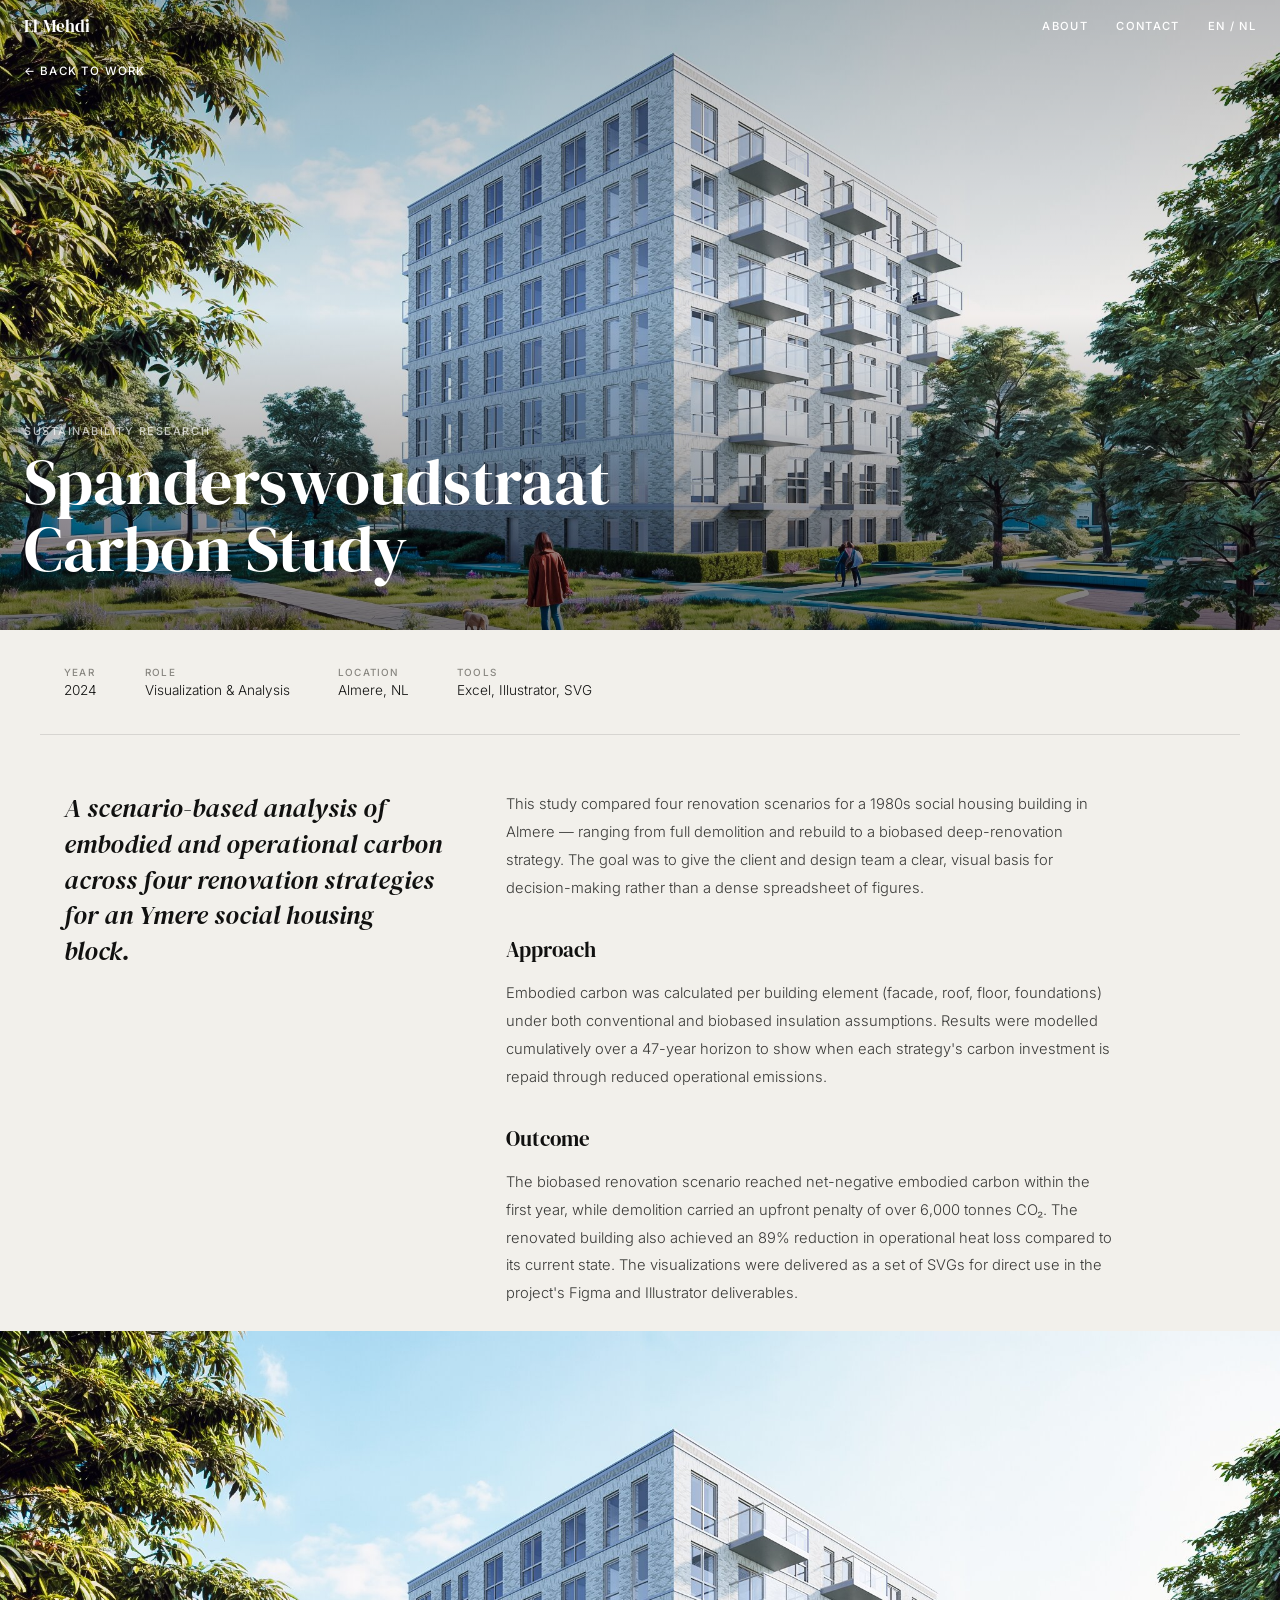
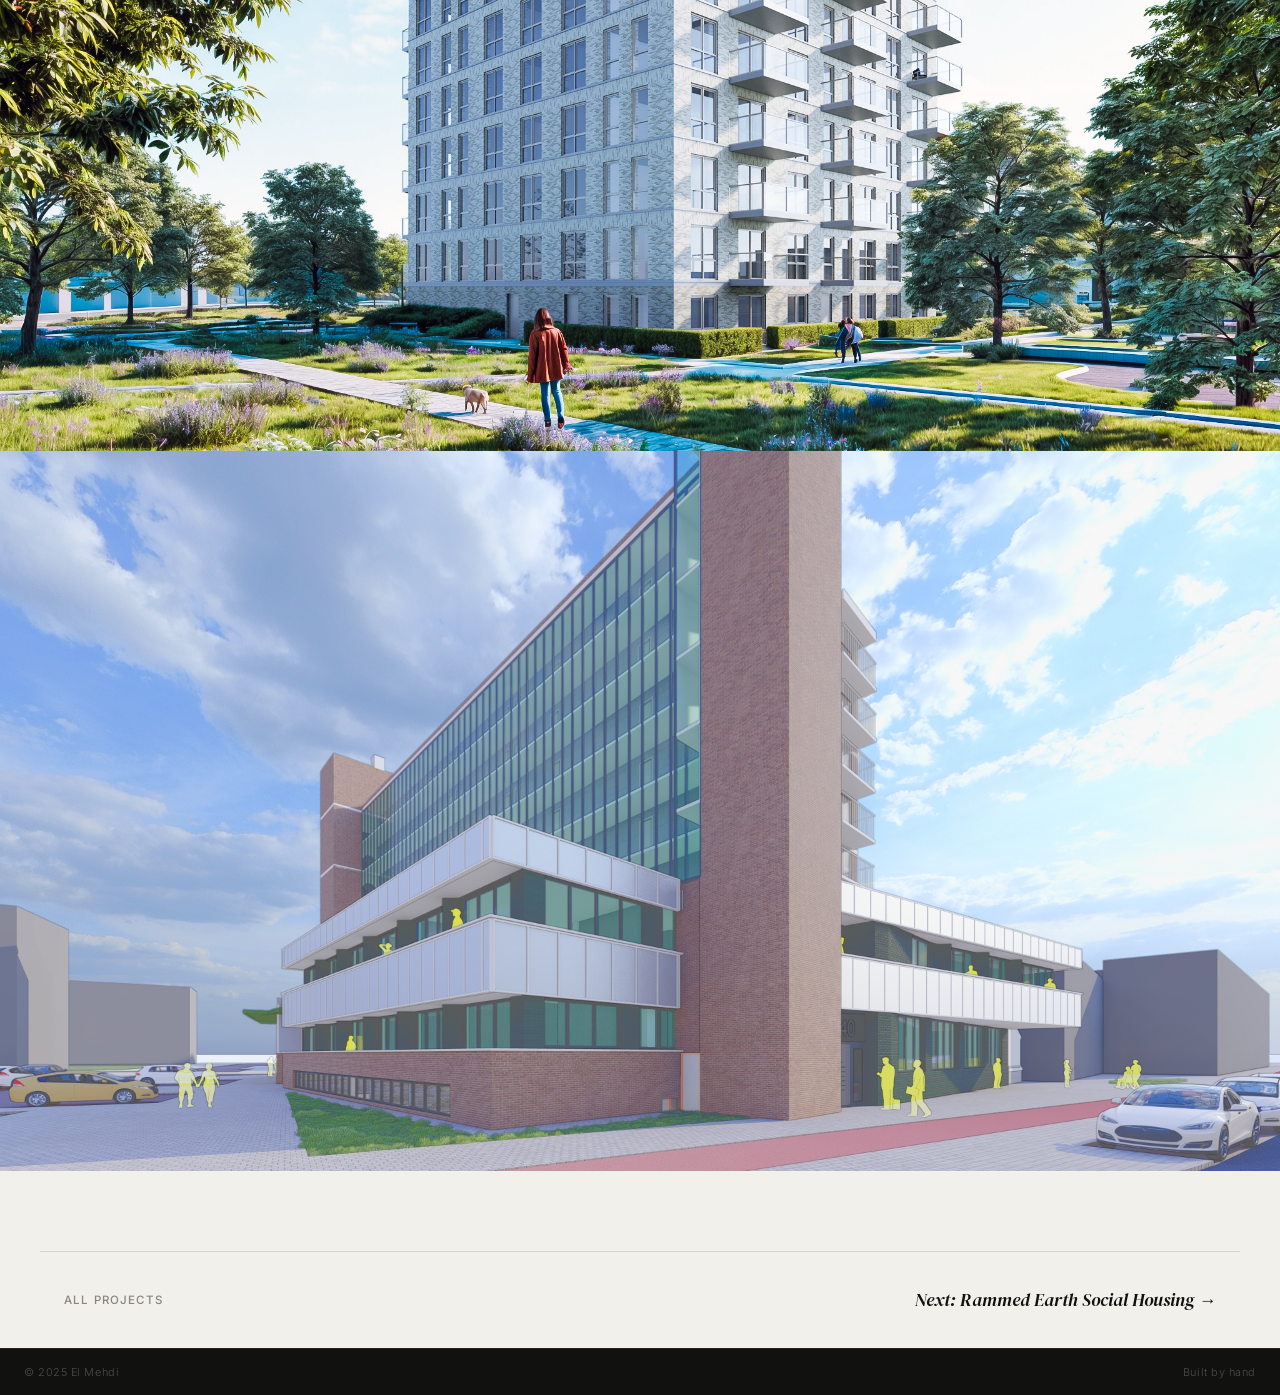
<file: projects/project-carbon.html>
<!DOCTYPE html>
<html lang="en">
<head>
  <meta charset="UTF-8" />
  <meta name="viewport" content="width=device-width, initial-scale=1.0" />
  <title>Spanderswoudstraat Carbon Study — El Mehdi</title>
  <link rel="preconnect" href="https://fonts.googleapis.com" />
  <link rel="preconnect" href="https://fonts.gstatic.com" crossorigin />
  <link href="https://fonts.googleapis.com/css2?family=DM+Serif+Display:ital@0;1&family=Inter:wght@300;400;500&display=swap" rel="stylesheet" />
  <link rel="stylesheet" href="../style.css" />
</head>
<body>

  <nav id="nav" class="scrolled">
    <a href="../index.html" class="nav-logo">El Mehdi</a>
    <div class="nav-right">
      <a href="../index.html#about">About</a>
      <a href="../index.html#contact">Contact</a>
      <span class="nav-lang">EN / NL</span>
    </div>
  </nav>

  <header class="proj-hero">
    <img src="../images/project-1.jpg" alt="Spanderswoudstraat Carbon Study" />
    <div class="proj-hero-overlay">
      <a href="../index.html#work" class="proj-back">← Back to work</a>
      <span class="proj-hero-cat">Sustainability Research</span>
      <h1 class="proj-hero-title">Spanderswoudstraat Carbon Study</h1>
    </div>
  </header>

  <div class="proj-meta-bar">
    <div class="proj-meta-item">
      <span class="proj-meta-label">Year</span>
      <span class="proj-meta-value">2024</span>
    </div>
    <div class="proj-meta-item">
      <span class="proj-meta-label">Role</span>
      <span class="proj-meta-value">Visualization & Analysis</span>
    </div>
    <div class="proj-meta-item">
      <span class="proj-meta-label">Location</span>
      <span class="proj-meta-value">Almere, NL</span>
    </div>
    <div class="proj-meta-item">
      <span class="proj-meta-label">Tools</span>
      <span class="proj-meta-value">Excel, Illustrator, SVG</span>
    </div>
  </div>

  <main class="proj-body">
    <p class="proj-intro">A scenario-based analysis of embodied and operational carbon across four renovation strategies for an Ymere social housing block.</p>
    <div class="proj-text">
      
        <p>This study compared four renovation scenarios for a 1980s social housing
        building in Almere — ranging from full demolition and rebuild to a
        biobased deep-renovation strategy. The goal was to give the client and
        design team a clear, visual basis for decision-making rather than a
        dense spreadsheet of figures.</p>
        <h3>Approach</h3>
        <p>Embodied carbon was calculated per building element (facade, roof,
        floor, foundations) under both conventional and biobased insulation
        assumptions. Results were modelled cumulatively over a 47-year horizon
        to show when each strategy's carbon investment is repaid through
        reduced operational emissions.</p>
        <h3>Outcome</h3>
        <p>The biobased renovation scenario reached net-negative embodied carbon
        within the first year, while demolition carried an upfront penalty of
        over 6,000 tonnes CO₂. The renovated building also achieved an 89%
        reduction in operational heat loss compared to its current state.
        The visualizations were delivered as a set of SVGs for direct use in
        the project's Figma and Illustrator deliverables.</p>
        
    </div>
  </main>

  <div class="proj-gallery">
    <img src="../images/project-1.jpg" alt="" />
    <img src="../images/project-2.jpg" alt="" />
  </div>

  <div class="proj-nav">
    <a href="../index.html#work">All projects</a>
    <a href="project-earth.html" class="next">Next: Rammed Earth Social Housing →</a>
  </div>

  <footer>
    <span>© 2025 El Mehdi</span>
    <span>Built by hand</span>
  </footer>

  <script src="../script.js"></script>
</body>
</html>
</file>
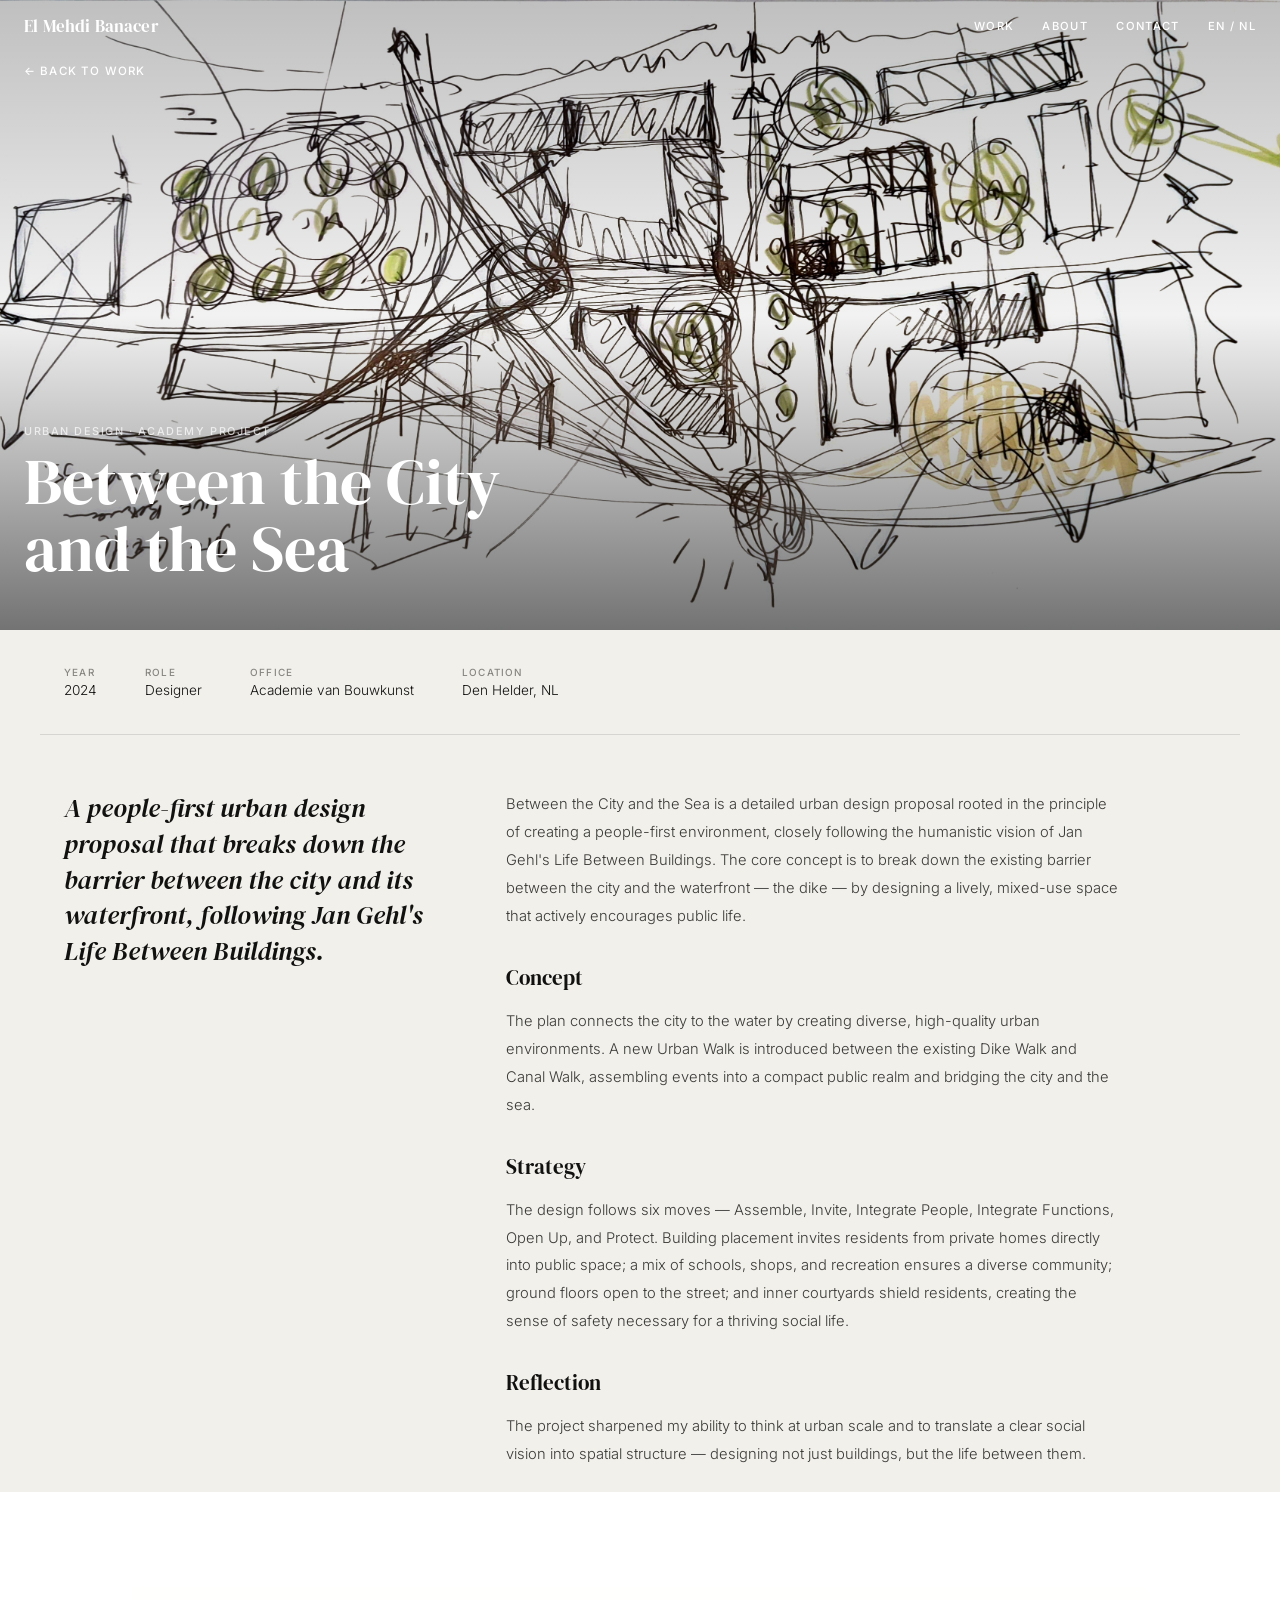
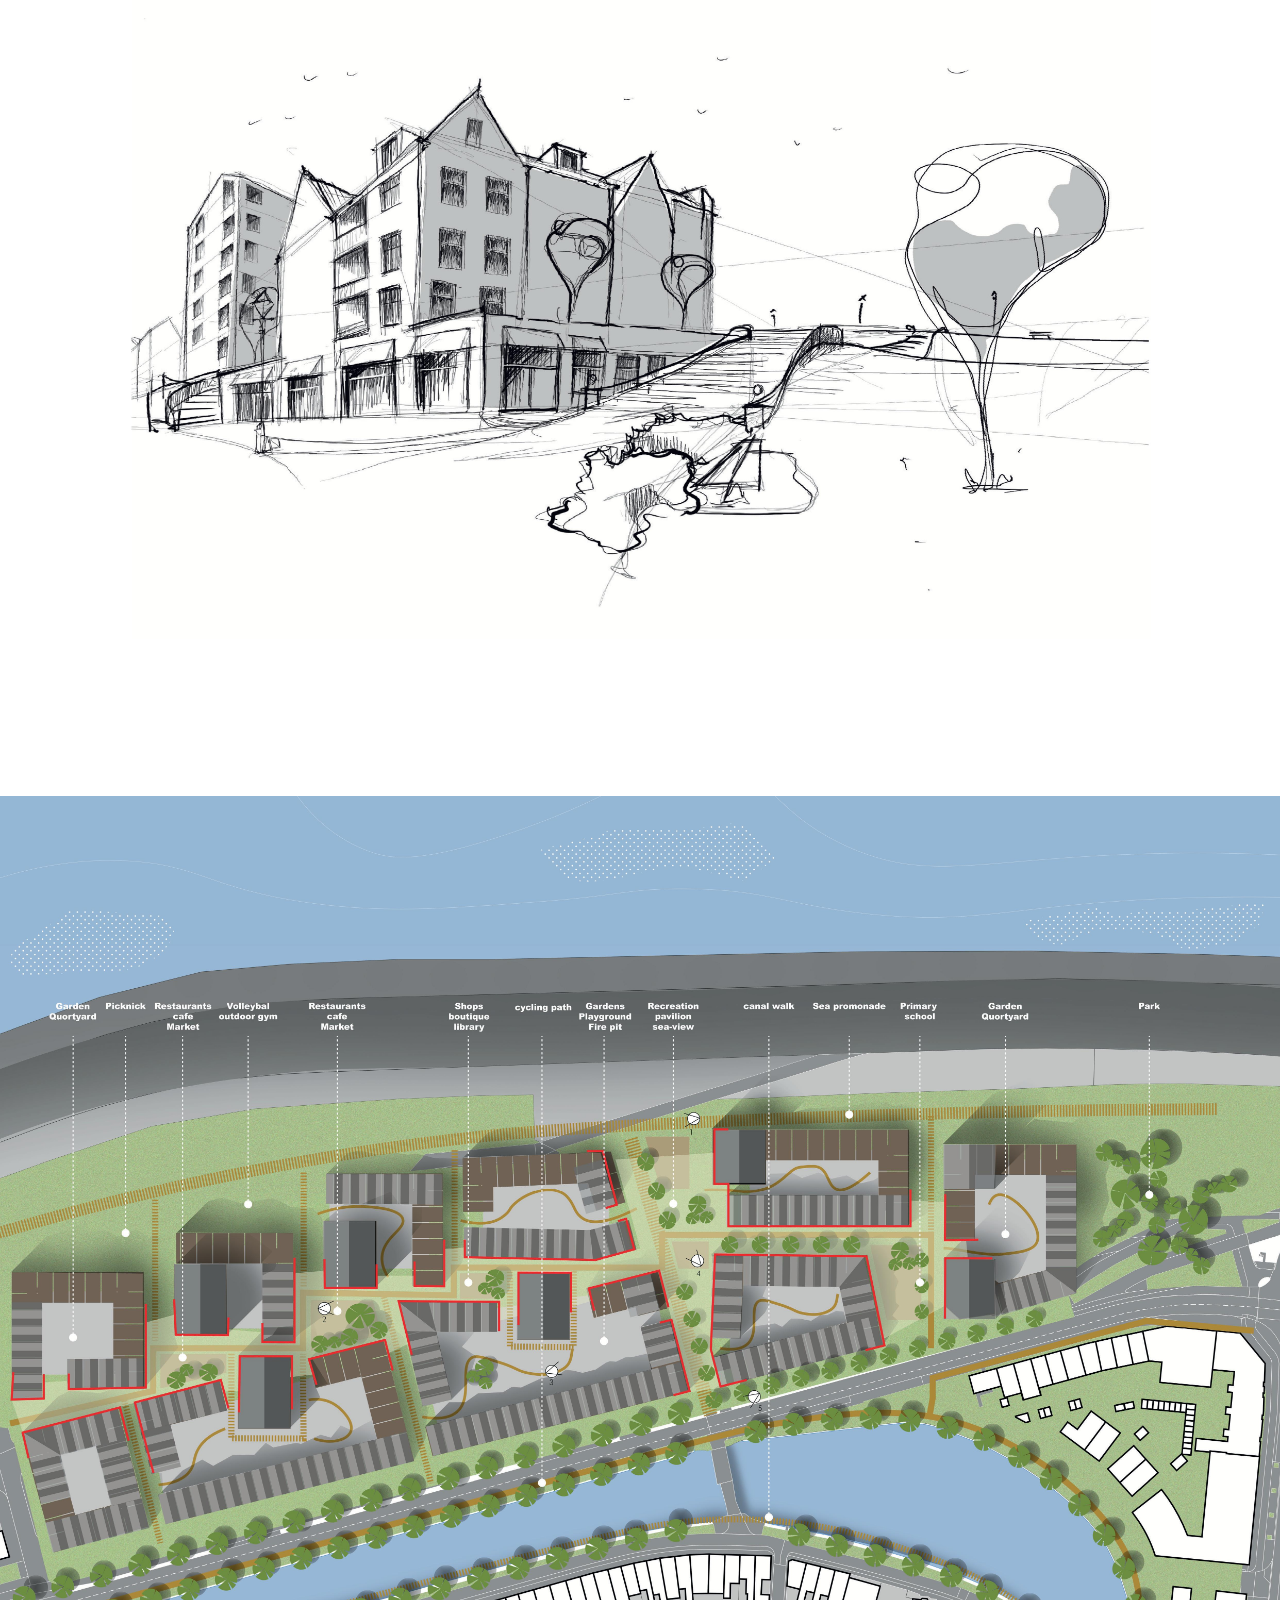
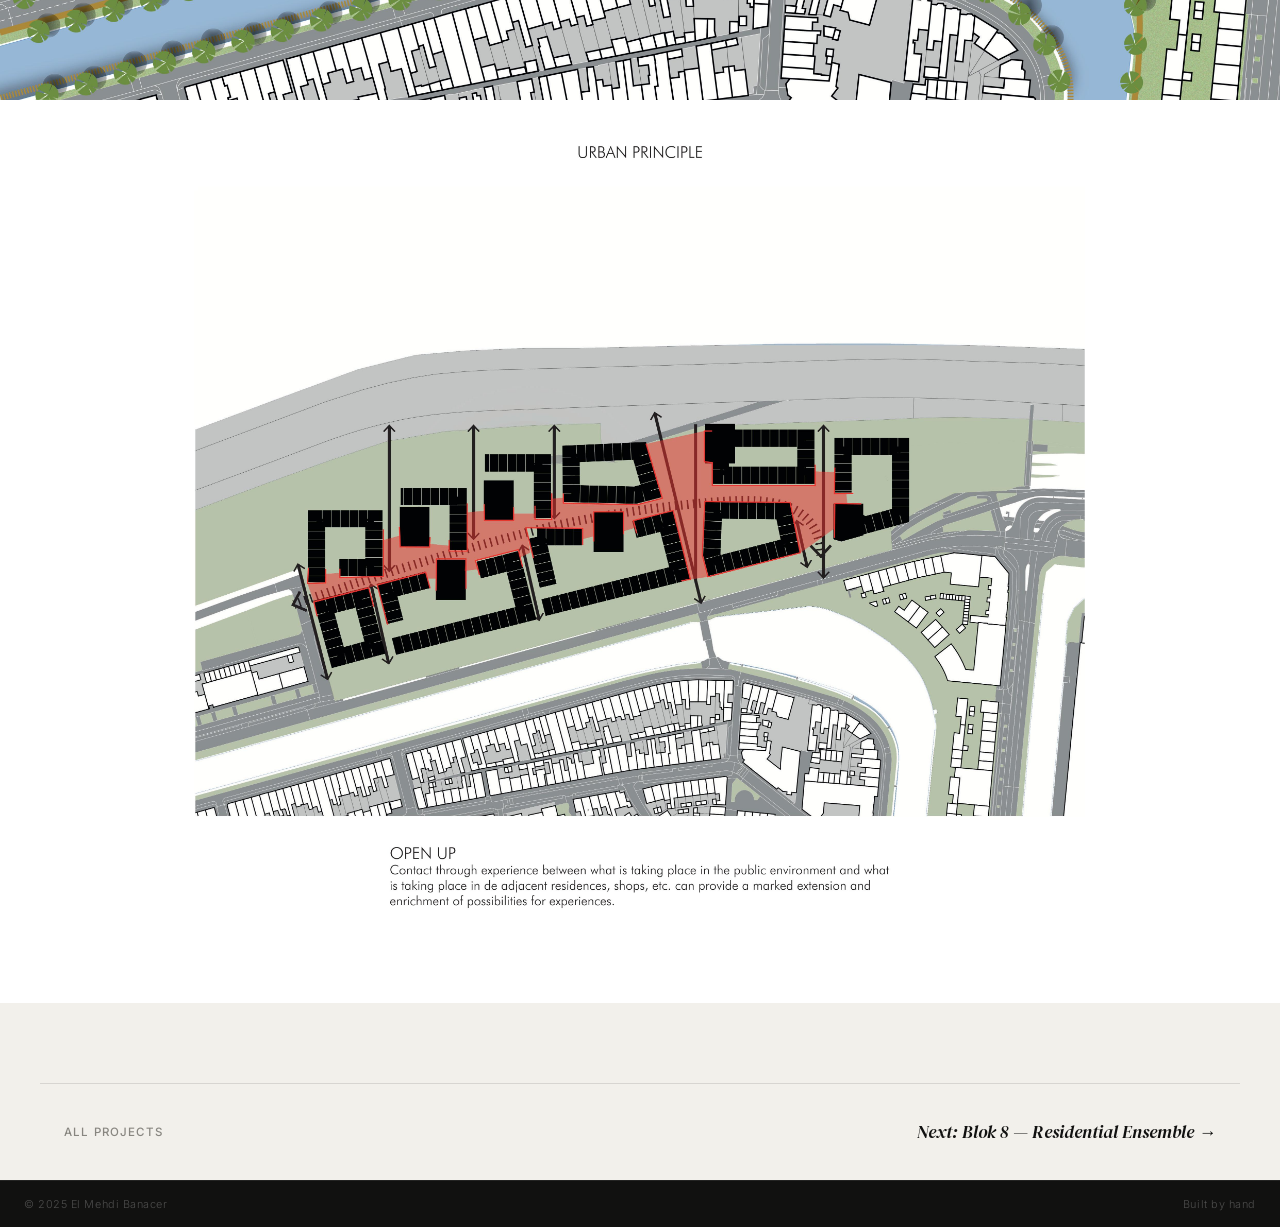
<file: projects/project-citysea.html>
<!DOCTYPE html>
<html lang="en">
<head>
  <meta charset="UTF-8" />
  <meta name="viewport" content="width=device-width, initial-scale=1.0" />
  <title>Between the City and the Sea — El Mehdi Banacer</title>
  <link rel="preconnect" href="https://fonts.googleapis.com" />
  <link rel="preconnect" href="https://fonts.gstatic.com" crossorigin />
  <link href="https://fonts.googleapis.com/css2?family=DM+Serif+Display:ital@0;1&family=Inter:wght@300;400;500&display=swap" rel="stylesheet" />
  <link rel="stylesheet" href="../style.css" />
</head>
<body>

  <nav id="nav" class="scrolled">
    <a href="../index.html" class="nav-logo">El Mehdi Banacer</a>
    <div class="nav-right">
      <a href="../index.html#work">Work</a>
      <a href="../index.html#about">About</a>
      <a href="../index.html#contact">Contact</a>
      <span class="nav-lang">EN / NL</span>
    </div>
  </nav>

  <header class="proj-hero">
    <img src="../images/project-3hero.jpg" alt="Between the City and the Sea" onerror="this.src='../images/project-3.jpg'" />
    <div class="proj-hero-overlay">
      <a href="../index.html#work" class="proj-back">← Back to work</a>
      <span class="proj-hero-cat">Urban Design · Academy Project</span>
      <h1 class="proj-hero-title">Between the City and the Sea</h1>
    </div>
  </header>

  <div class="proj-meta-bar">
    <div class="proj-meta-item">
      <span class="proj-meta-label">Year</span>
      <span class="proj-meta-value">2024</span>
    </div>
    <div class="proj-meta-item">
      <span class="proj-meta-label">Role</span>
      <span class="proj-meta-value">Designer</span>
    </div>
    <div class="proj-meta-item">
      <span class="proj-meta-label">Office</span>
      <span class="proj-meta-value">Academie van Bouwkunst</span>
    </div>
    <div class="proj-meta-item">
      <span class="proj-meta-label">Location</span>
      <span class="proj-meta-value">Den Helder, NL</span>
    </div>
  </div>

  <main class="proj-body">
    <p class="proj-intro">A people-first urban design proposal that breaks down the barrier between the city and its waterfront, following Jan Gehl's Life Between Buildings.</p>
    <div class="proj-text">
      
        <p>Between the City and the Sea is a detailed urban design proposal
        rooted in the principle of creating a people-first environment, closely
        following the humanistic vision of Jan Gehl's Life Between Buildings.
        The core concept is to break down the existing barrier between the city
        and the waterfront — the dike — by designing a lively, mixed-use space
        that actively encourages public life.</p>
        <h3>Concept</h3>
        <p>The plan connects the city to the water by creating diverse,
        high-quality urban environments. A new Urban Walk is introduced between
        the existing Dike Walk and Canal Walk, assembling events into a compact
        public realm and bridging the city and the sea.</p>
        <h3>Strategy</h3>
        <p>The design follows six moves — Assemble, Invite, Integrate People,
        Integrate Functions, Open Up, and Protect. Building placement invites
        residents from private homes directly into public space; a mix of
        schools, shops, and recreation ensures a diverse community; ground
        floors open to the street; and inner courtyards shield residents,
        creating the sense of safety necessary for a thriving social life.</p>
        <h3>Reflection</h3>
        <p>The project sharpened my ability to think at urban scale and to
        translate a clear social vision into spatial structure — designing not
        just buildings, but the life between them.</p>
        
    </div>
  </main>

  <div class="proj-gallery">
    <img class="full" src="../images/project-3a.jpg" alt="" onerror="this.style.display='none'" />
    <img class="half" src="../images/project-3b.jpg" alt="" onerror="this.style.display='none'" />
    <img class="half" src="../images/project-3c.jpg" alt="" onerror="this.style.display='none'" />
  </div>

  <div class="proj-nav">
    <a href="../index.html#work">All projects</a>
    <a href="project-blok8.html" class="next">Next: Blok 8 — Residential Ensemble →</a>
  </div>

  <footer>
    <span>© 2025 El Mehdi Banacer</span>
    <span>Built by hand</span>
  </footer>

  <script src="../script.js"></script>
</body>
</html>
</file>
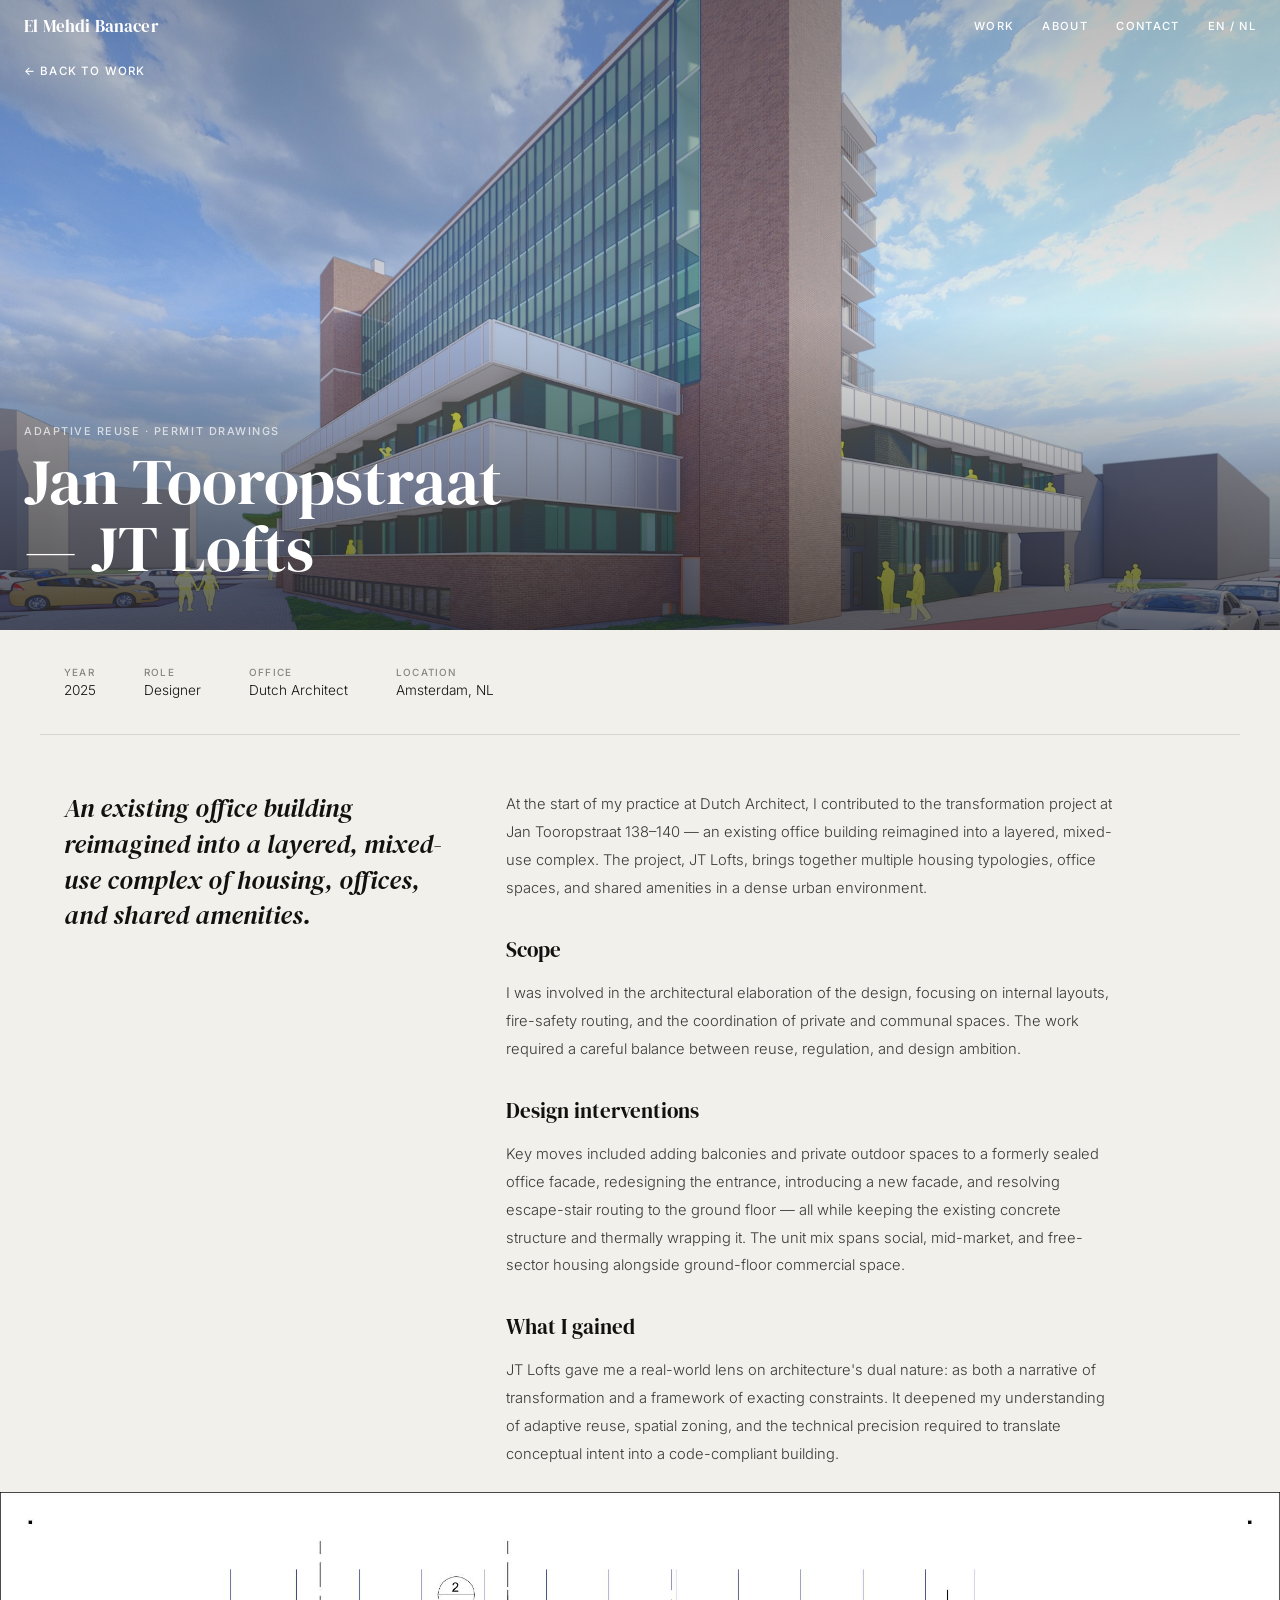
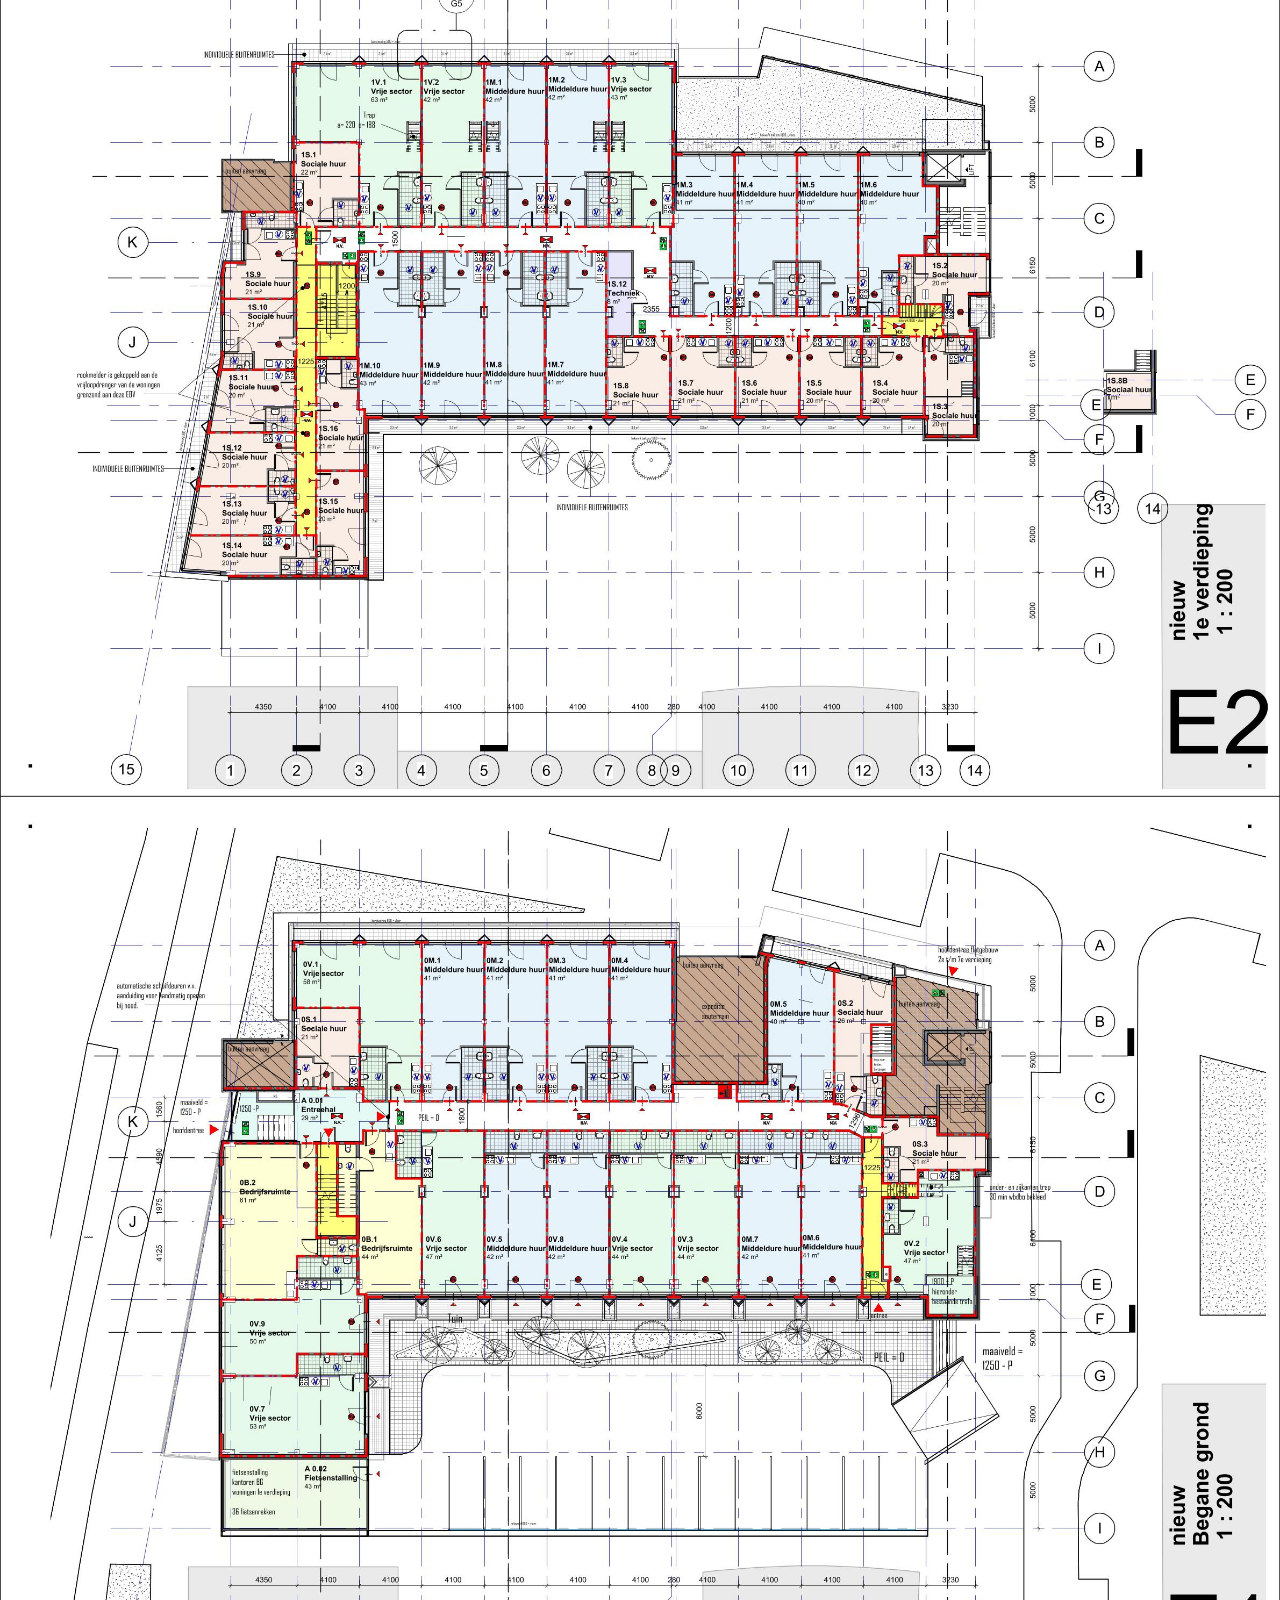
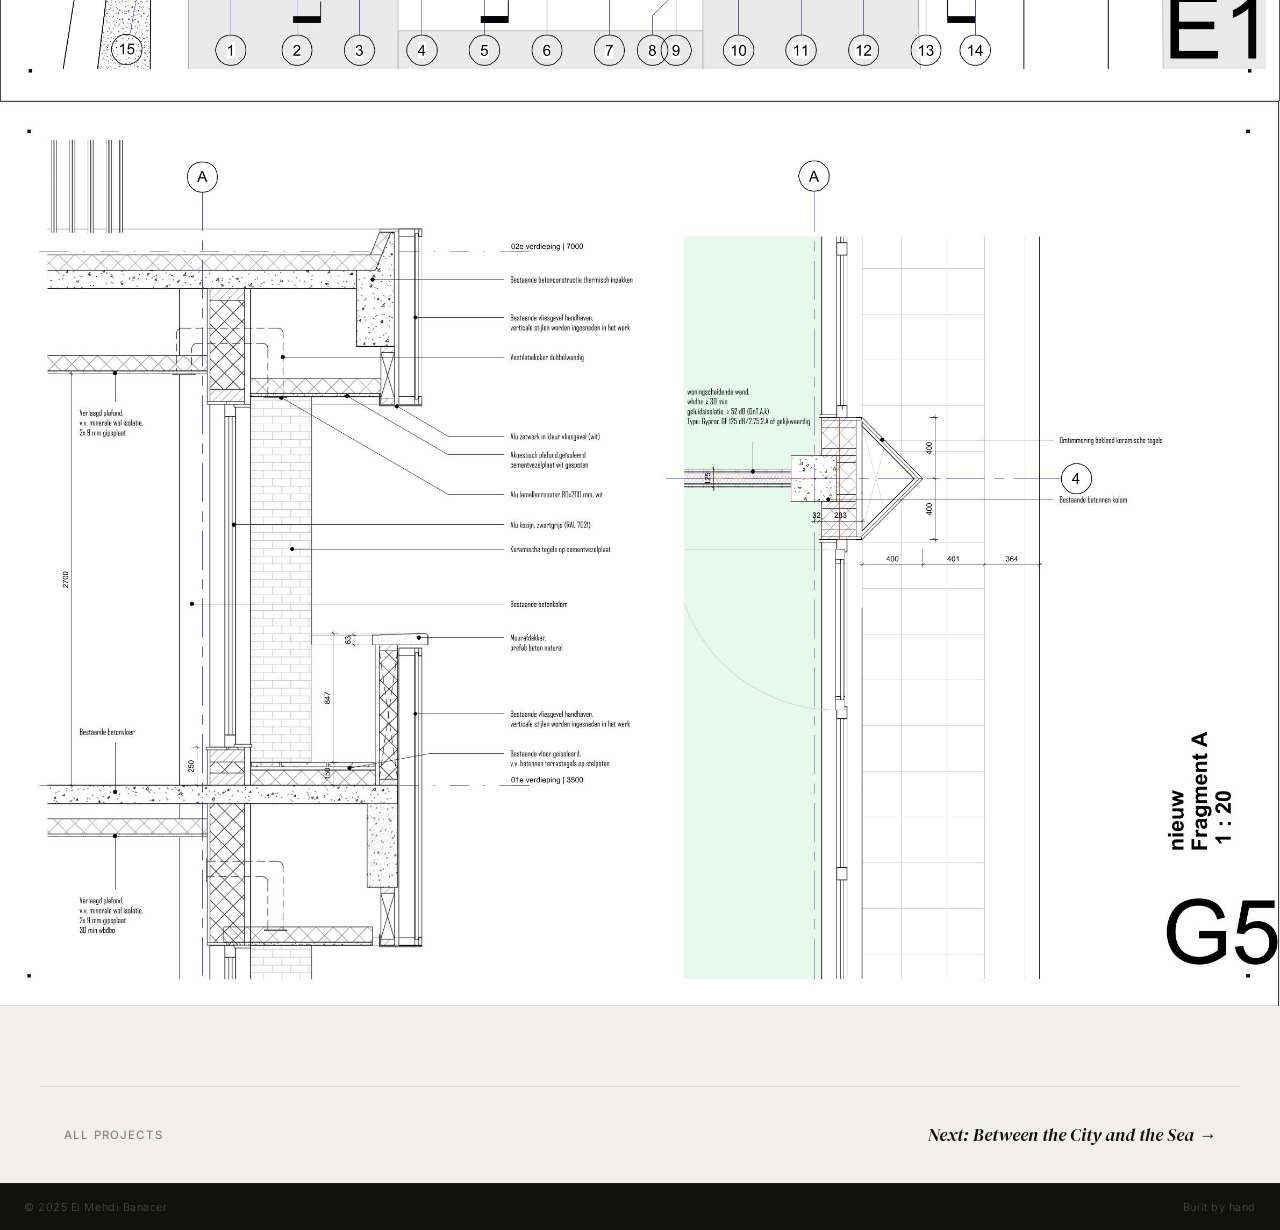
<file: projects/project-jantooropstraat.html>
<!DOCTYPE html>
<html lang="en">
<head>
  <meta charset="UTF-8" />
  <meta name="viewport" content="width=device-width, initial-scale=1.0" />
  <title>Jan Tooropstraat — JT Lofts — El Mehdi Banacer</title>
  <link rel="preconnect" href="https://fonts.googleapis.com" />
  <link rel="preconnect" href="https://fonts.gstatic.com" crossorigin />
  <link href="https://fonts.googleapis.com/css2?family=DM+Serif+Display:ital@0;1&family=Inter:wght@300;400;500&display=swap" rel="stylesheet" />
  <link rel="stylesheet" href="../style.css" />
</head>
<body>

  <nav id="nav" class="scrolled">
    <a href="../index.html" class="nav-logo">El Mehdi Banacer</a>
    <div class="nav-right">
      <a href="../index.html#work">Work</a>
      <a href="../index.html#about">About</a>
      <a href="../index.html#contact">Contact</a>
      <span class="nav-lang">EN / NL</span>
    </div>
  </nav>

  <header class="proj-hero">
    <img src="../images/project-2hero.jpg" alt="Jan Tooropstraat — JT Lofts" onerror="this.src='../images/project-2.jpg'" />
    <div class="proj-hero-overlay">
      <a href="../index.html#work" class="proj-back">← Back to work</a>
      <span class="proj-hero-cat">Adaptive Reuse · Permit Drawings</span>
      <h1 class="proj-hero-title">Jan Tooropstraat — JT Lofts</h1>
    </div>
  </header>

  <div class="proj-meta-bar">
    <div class="proj-meta-item">
      <span class="proj-meta-label">Year</span>
      <span class="proj-meta-value">2025</span>
    </div>
    <div class="proj-meta-item">
      <span class="proj-meta-label">Role</span>
      <span class="proj-meta-value">Designer</span>
    </div>
    <div class="proj-meta-item">
      <span class="proj-meta-label">Office</span>
      <span class="proj-meta-value">Dutch Architect</span>
    </div>
    <div class="proj-meta-item">
      <span class="proj-meta-label">Location</span>
      <span class="proj-meta-value">Amsterdam, NL</span>
    </div>
  </div>

  <main class="proj-body">
    <p class="proj-intro">An existing office building reimagined into a layered, mixed-use complex of housing, offices, and shared amenities.</p>
    <div class="proj-text">
      
        <p>At the start of my practice at Dutch Architect, I contributed to the
        transformation project at Jan Tooropstraat 138–140 — an existing office
        building reimagined into a layered, mixed-use complex. The project,
        JT Lofts, brings together multiple housing typologies, office spaces,
        and shared amenities in a dense urban environment.</p>
        <h3>Scope</h3>
        <p>I was involved in the architectural elaboration of the design,
        focusing on internal layouts, fire-safety routing, and the coordination
        of private and communal spaces. The work required a careful balance
        between reuse, regulation, and design ambition.</p>
        <h3>Design interventions</h3>
        <p>Key moves included adding balconies and private outdoor spaces to a
        formerly sealed office facade, redesigning the entrance, introducing a
        new facade, and resolving escape-stair routing to the ground floor —
        all while keeping the existing concrete structure and thermally
        wrapping it. The unit mix spans social, mid-market, and free-sector
        housing alongside ground-floor commercial space.</p>
        <h3>What I gained</h3>
        <p>JT Lofts gave me a real-world lens on architecture's dual nature: as
        both a narrative of transformation and a framework of exacting
        constraints. It deepened my understanding of adaptive reuse, spatial
        zoning, and the technical precision required to translate conceptual
        intent into a code-compliant building.</p>
        
    </div>
  </main>

  <div class="proj-gallery">
    <img class="full" src="../images/project-2a.jpg" alt="" onerror="this.style.display='none'" />
    <img class="half" src="../images/project-2b.jpg" alt="" onerror="this.style.display='none'" />
    <img class="half" src="../images/project-2c.jpg" alt="" onerror="this.style.display='none'" />
  </div>

  <div class="proj-nav">
    <a href="../index.html#work">All projects</a>
    <a href="project-citysea.html" class="next">Next: Between the City and the Sea →</a>
  </div>

  <footer>
    <span>© 2025 El Mehdi Banacer</span>
    <span>Built by hand</span>
  </footer>

  <script src="../script.js"></script>
</body>
</html>
</file>
<file: style.css>
/* =============================================
   TOKENS
============================================= */
:root {
  --bg:       #F2F0EB;
  --ink:      #111110;
  --mid:      #888680;
  --line:     rgba(17,17,16,0.12);
  --overlay:  rgba(17,17,16,0.72);
  --clay:     #C4683A;
  --white:    #FFFFFF;

  --font-display: 'DM Serif Display', Georgia, serif;
  --font-body:    'Inter', system-ui, sans-serif;

  --nav-h: 52px;
}

/* =============================================
   RESET
============================================= */
*, *::before, *::after { box-sizing: border-box; margin: 0; padding: 0; }
html { scroll-behavior: smooth; }
body {
  background: var(--bg);
  color: var(--ink);
  font-family: var(--font-body);
  font-weight: 300;
  -webkit-font-smoothing: antialiased;
}
a { color: inherit; text-decoration: none; }
img { display: block; width: 100%; height: 100%; object-fit: cover; }

/* =============================================
   NAV
============================================= */
#nav {
  position: fixed;
  top: 0; left: 0; right: 0;
  z-index: 200;
  height: var(--nav-h);
  display: flex;
  align-items: center;
  justify-content: space-between;
  padding: 0 24px;
  mix-blend-mode: normal;
  transition: background 0.3s, border-color 0.3s;
}

#nav.scrolled {
  background: rgba(242,240,235,0.92);
  backdrop-filter: blur(10px);
  border-bottom: 1px solid var(--line);
}

.nav-logo {
  font-family: var(--font-display);
  font-size: 1.05rem;
  letter-spacing: 0.01em;
  color: var(--white);
  mix-blend-mode: difference;
}

.nav-right {
  display: flex;
  align-items: center;
  gap: 28px;
}

.nav-right a,
.nav-lang {
  font-size: 0.7rem;
  font-weight: 500;
  letter-spacing: 0.12em;
  text-transform: uppercase;
  color: var(--white);
  mix-blend-mode: difference;
  transition: opacity 0.2s;
}

.nav-right a:hover { opacity: 0.5; }

/* =============================================
   GRID
============================================= */
.grid {
  display: grid;
  grid-template-columns: repeat(3, 1fr);
  gap: 3px;
  padding-top: 3px;       /* gap from very top */
  background: var(--ink); /* gap color */
}

/* ---- cell base ---- */
.cell {
  position: relative;
  overflow: hidden;
  background: var(--bg);
  aspect-ratio: 4 / 3;   /* cell shape */
}

.cell--wide  { grid-column: span 2; aspect-ratio: 16 / 9; }
.cell--tall  { grid-row: span 2; aspect-ratio: 3 / 4; }

.cell-link {
  display: block;
  position: absolute;
  inset: 0;
  width: 100%;
  height: 100%;
}

/* ---- image wrapper ---- */
.cell-img {
  position: absolute;
  inset: 0;
  width: 100%;
  height: 100%;
  overflow: hidden;
  background: #d8d5ce;
}

.cell-img img {
  position: absolute;
  inset: 0;
  width: 100%;
  height: 100%;
  object-fit: cover;     /* zoom + crop to fill cell, no grey gap */
  transition: transform 0.6s cubic-bezier(0.25, 0.46, 0.45, 0.94);
}

.cell:hover .cell-img img {
  transform: scale(1.04);
}

/* placeholder (shown when no image loaded) */
.cell-placeholder {
  position: absolute;
  inset: 0;
  background: linear-gradient(160deg, #dbd8d0 0%, #cac6be 100%);
  z-index: 0;
}

/* hide placeholder once real img loads */
.cell-img img + .cell-placeholder { z-index: -1; }

/* ---- overlay info (hidden until hover) ---- */
.cell-info {
  position: absolute;
  inset: 0;
  display: flex;
  flex-direction: column;
  justify-content: flex-end;
  padding: 24px 20px;
  background: linear-gradient(
    to top,
    rgba(0,0,0,0.68) 0%,
    rgba(0,0,0,0.28) 45%,
    rgba(0,0,0,0) 100%
  );
  opacity: 0;
  transition: opacity 0.35s ease;
}

.cell:hover .cell-info,
.cell:focus-within .cell-info {
  opacity: 1;
}

.cell-cat {
  font-size: 0.62rem;
  font-weight: 500;
  letter-spacing: 0.14em;
  text-transform: uppercase;
  color: rgba(255,255,255,0.65);
  margin-bottom: 5px;
}

.cell-title {
  font-family: var(--font-display);
  font-size: clamp(1.1rem, 1.8vw, 1.6rem);
  font-weight: 400;
  line-height: 1.1;
  color: var(--white);
  margin-bottom: 8px;
}

.cell-year {
  font-size: 0.65rem;
  font-weight: 400;
  letter-spacing: 0.1em;
  color: rgba(255,255,255,0.5);
}

/* index number — subtle top-left badge */
.cell::before {
  content: attr(data-index);
  position: absolute;
  top: 14px;
  left: 16px;
  z-index: 10;
  font-size: 0.6rem;
  font-weight: 500;
  letter-spacing: 0.1em;
  color: rgba(255,255,255,0.4);
  pointer-events: none;
  opacity: 0;
  transition: opacity 0.3s;
}

.cell:hover::before { opacity: 1; }

/* =============================================
   ABOUT
============================================= */
.about {
  padding: 100px 24px;
  border-top: 1px solid var(--line);
}

.about-grid {
  max-width: 1200px;
  margin: 0 auto;
  display: grid;
  grid-template-columns: 1fr 1.6fr;
  gap: 80px;
  align-items: start;
}

.about-label {
  font-size: 0.65rem;
  font-weight: 500;
  letter-spacing: 0.15em;
  text-transform: uppercase;
  color: var(--mid);
  margin-bottom: 20px;
}

.about-title {
  font-family: var(--font-display);
  font-size: clamp(1.8rem, 3vw, 3rem);
  font-weight: 400;
  line-height: 1.1;
}

.about-title em {
  color: var(--clay);
  font-style: italic;
}

.about-right p {
  font-size: 0.9rem;
  line-height: 1.85;
  color: #3a3a38;
  margin-bottom: 1rem;
  max-width: 60ch;
}

.about-skills {
  display: flex;
  flex-wrap: wrap;
  gap: 8px;
  margin-top: 28px;
}

.about-skills span {
  font-size: 0.68rem;
  font-weight: 500;
  letter-spacing: 0.1em;
  text-transform: uppercase;
  color: var(--mid);
  border: 1px solid var(--line);
  padding: 5px 10px;
  border-radius: 2px;
}

/* =============================================
   CONTACT
============================================= */
.contact {
  padding: 100px 24px;
  border-top: 1px solid var(--line);
  background: var(--ink);
  color: var(--white);
}

.contact-inner {
  max-width: 1200px;
  margin: 0 auto;
  display: flex;
  align-items: baseline;
  justify-content: space-between;
  flex-wrap: wrap;
  gap: 32px;
}

.contact-email {
  font-family: var(--font-display);
  font-size: clamp(2rem, 5vw, 5rem);
  font-weight: 400;
  font-style: italic;
  color: var(--white);
  letter-spacing: -0.02em;
  line-height: 1;
  transition: color 0.2s;
}

.contact-email:hover { color: var(--clay); }

.contact-meta {
  display: flex;
  flex-direction: column;
  gap: 12px;
  align-items: flex-end;
}

.contact-meta a,
.contact-meta span {
  font-size: 0.72rem;
  font-weight: 500;
  letter-spacing: 0.12em;
  text-transform: uppercase;
  color: rgba(255,255,255,0.45);
  transition: color 0.2s;
}

.contact-meta a:hover { color: var(--white); }

/* =============================================
   FOOTER
============================================= */
footer {
  display: flex;
  justify-content: space-between;
  padding: 16px 24px;
  border-top: 1px solid rgba(255,255,255,0.08);
  background: var(--ink);
  font-size: 0.68rem;
  color: rgba(255,255,255,0.25);
  letter-spacing: 0.05em;
}

/* =============================================
   RESPONSIVE
============================================= */
@media (max-width: 900px) {
  .grid { grid-template-columns: repeat(2, 1fr); }
  .cell--wide { grid-column: span 2; aspect-ratio: 16 / 7; }
  .cell--tall { grid-row: span 2; aspect-ratio: 3 / 4; }
}

@media (max-width: 600px) {
  .grid { grid-template-columns: 1fr; gap: 2px; }
  .cell, .cell--wide, .cell--tall {
    grid-column: span 1;
    grid-row: span 1;
    aspect-ratio: 4 / 3;
  }

  .cell-info { opacity: 1; }  /* always visible on mobile */

  .about-grid { grid-template-columns: 1fr; gap: 40px; }
  .contact-inner { flex-direction: column; }
  .contact-meta { align-items: flex-start; }

  .nav-right { gap: 16px; }
  .nav-lang { display: none; }
}

@media (prefers-reduced-motion: reduce) {
  .cell-img img { transition: none; }
  .cell-info { transition: none; }
}

/* =============================================
   PROJECT PAGE
============================================= */
.proj-hero {
  position: relative;
  height: 70vh;
  min-height: 420px;
  overflow: hidden;
  background: #cac6be;
}

.proj-hero img {
  position: absolute;
  inset: 0;
}

.proj-hero-overlay {
  position: absolute;
  inset: 0;
  background: linear-gradient(to top, rgba(0,0,0,0.55) 0%, rgba(0,0,0,0.05) 50%, rgba(0,0,0,0.25) 100%);
  display: flex;
  flex-direction: column;
  justify-content: flex-end;
  padding: 48px 24px;
}

.proj-back {
  position: absolute;
  top: 64px;
  left: 24px;
  z-index: 5;
  font-size: 0.72rem;
  font-weight: 500;
  letter-spacing: 0.1em;
  text-transform: uppercase;
  color: var(--white);
  display: flex;
  align-items: center;
  gap: 6px;
  transition: opacity 0.2s;
}

.proj-back:hover { opacity: 0.6; }

.proj-hero-cat {
  font-size: 0.68rem;
  font-weight: 500;
  letter-spacing: 0.14em;
  text-transform: uppercase;
  color: rgba(255,255,255,0.7);
  margin-bottom: 10px;
}

.proj-hero-title {
  font-family: var(--font-display);
  font-size: clamp(2rem, 5vw, 4.2rem);
  font-weight: 400;
  line-height: 1.05;
  color: var(--white);
  max-width: 16ch;
}

.proj-meta-bar {
  max-width: 1200px;
  margin: 0 auto;
  display: flex;
  flex-wrap: wrap;
  gap: 48px;
  padding: 36px 24px;
  border-bottom: 1px solid var(--line);
}

.proj-meta-item {
  display: flex;
  flex-direction: column;
  gap: 4px;
}

.proj-meta-label {
  font-size: 0.62rem;
  font-weight: 500;
  letter-spacing: 0.12em;
  text-transform: uppercase;
  color: var(--mid);
}

.proj-meta-value {
  font-size: 0.85rem;
  color: var(--ink);
}

.proj-body {
  max-width: 1200px;
  margin: 0 auto;
  padding: 56px 24px 0;
  display: grid;
  grid-template-columns: 0.8fr 1.5fr;
  gap: 64px;
}

.proj-intro {
  font-family: var(--font-display);
  font-size: clamp(1.3rem, 2vw, 1.8rem);
  font-style: italic;
  line-height: 1.4;
  color: var(--ink);
}

.proj-text p {
  font-size: 0.92rem;
  line-height: 1.9;
  color: #3a3a38;
  margin-bottom: 1.4rem;
  max-width: 68ch;
}

.proj-text h3 {
  font-family: var(--font-display);
  font-size: 1.3rem;
  font-weight: 400;
  margin: 2rem 0 1rem;
}

/* =============================================
   PROJECT SLIDER (auto-advancing)
============================================= */
.proj-slider {
  position: relative;
  max-width: 1200px;
  margin: 64px auto 0;
  padding: 0 24px;
  overflow: hidden;
}

.proj-slides {
  display: flex;
  transition: transform 0.6s cubic-bezier(0.16, 1, 0.3, 1);
}

.proj-slide {
  flex: 0 0 100%;
  aspect-ratio: 16 / 9;
  background: #d8d5ce;
}

.proj-slide img {
  width: 100%;
  height: 100%;
  object-fit: cover;
}

.proj-slider-btn {
  position: absolute;
  top: 50%;
  transform: translateY(-50%);
  z-index: 5;
  width: 44px;
  height: 44px;
  border: none;
  background: rgba(17,17,16,0.55);
  color: #fff;
  font-size: 1rem;
  cursor: pointer;
  border-radius: 50%;
  transition: background 0.2s;
  display: flex;
  align-items: center;
  justify-content: center;
}

.proj-slider-btn:hover { background: rgba(17,17,16,0.85); }
.proj-slider-btn.prev { left: 36px; }
.proj-slider-btn.next { right: 36px; }

.proj-slider-dots {
  display: flex;
  justify-content: center;
  gap: 8px;
  margin-top: 16px;
}

.proj-slider-dots button {
  width: 8px;
  height: 8px;
  border-radius: 50%;
  border: none;
  background: var(--line);
  cursor: pointer;
  padding: 0;
  transition: background 0.2s;
}

.proj-slider-dots button.active { background: var(--ink); }

@media (max-width: 600px) {
  .proj-slider-btn { width: 36px; height: 36px; }
  .proj-slider-btn.prev { left: 28px; }
  .proj-slider-btn.next { right: 28px; }
}

.proj-nav {
  max-width: 1200px;
  margin: 80px auto 0;
  padding: 36px 24px;
  border-top: 1px solid var(--line);
  display: flex;
  justify-content: space-between;
  align-items: center;
}

.proj-nav a {
  font-size: 0.72rem;
  font-weight: 500;
  letter-spacing: 0.1em;
  text-transform: uppercase;
  color: var(--mid);
  transition: color 0.2s;
}

.proj-nav a:hover { color: var(--ink); }

.proj-nav .next {
  font-family: var(--font-display);
  font-size: 1.1rem;
  font-style: italic;
  text-transform: none;
  letter-spacing: 0;
  color: var(--ink);
}

@media (max-width: 800px) {
  .proj-body { grid-template-columns: 1fr; gap: 32px; }
  .proj-gallery { grid-template-columns: 1fr; }
  .proj-gallery .full { grid-column: 1; }
  .proj-meta-bar { gap: 24px; }
}
</file>
